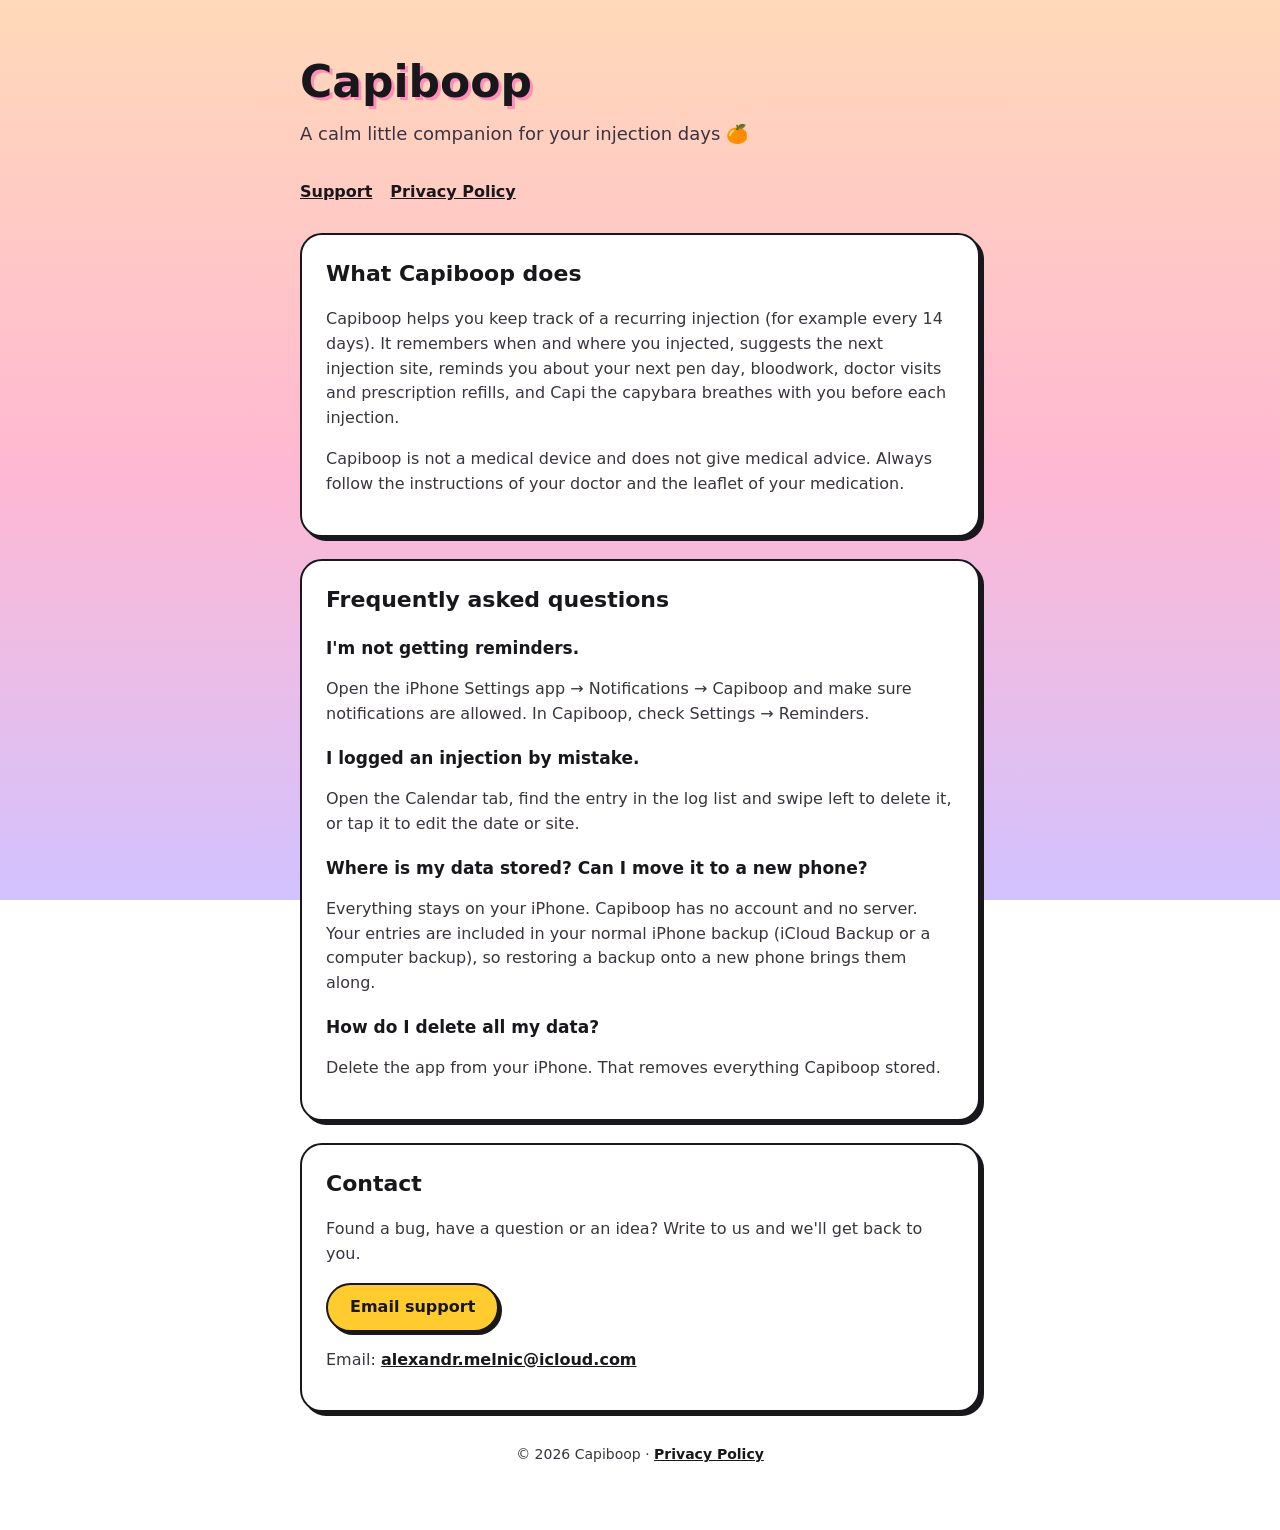
<file: index.html>
<!doctype html>
<html lang="en">
<head>
  <meta charset="utf-8">
  <meta name="viewport" content="width=device-width, initial-scale=1">
  <title>Capiboop – Support</title>
  <meta name="description" content="Capiboop is a calm little companion for your injection days.">
  <link rel="stylesheet" href="style.css">
</head>
<body>
<main>
  <h1 class="wordmark">Capiboop</h1>
  <p class="tagline">A calm little companion for your injection days 🍊</p>
  <nav><a href="./">Support</a><a href="privacy.html">Privacy Policy</a></nav>

  <section class="card">
    <h2>What Capiboop does</h2>
    <p>Capiboop helps you keep track of a recurring injection (for example every 14 days). It remembers when and where you injected, suggests the next injection site, reminds you about your next pen day, bloodwork, doctor visits and prescription refills, and Capi the capybara breathes with you before each injection.</p>
    <p>Capiboop is not a medical device and does not give medical advice. Always follow the instructions of your doctor and the leaflet of your medication.</p>
  </section>

  <section class="card">
    <h2>Frequently asked questions</h2>
    <h3>I'm not getting reminders.</h3>
    <p>Open the iPhone Settings app → Notifications → Capiboop and make sure notifications are allowed. In Capiboop, check Settings → Reminders.</p>
    <h3>I logged an injection by mistake.</h3>
    <p>Open the Calendar tab, find the entry in the log list and swipe left to delete it, or tap it to edit the date or site.</p>
    <h3>Where is my data stored? Can I move it to a new phone?</h3>
    <p>Everything stays on your iPhone. Capiboop has no account and no server. Your entries are included in your normal iPhone backup (iCloud Backup or a computer backup), so restoring a backup onto a new phone brings them along.</p>
    <h3>How do I delete all my data?</h3>
    <p>Delete the app from your iPhone. That removes everything Capiboop stored.</p>
  </section>

  <section class="card">
    <h2>Contact</h2>
    <p>Found a bug, have a question or an idea? Write to us and we'll get back to you.</p>
    <p><a class="button" href="mailto:alexandr.melnic@icloud.com?subject=Capiboop%20support">Email support</a></p>
    <p>Email: <a href="mailto:alexandr.melnic@icloud.com?subject=Capiboop%20support">alexandr.melnic@icloud.com</a></p>
  </section>

  <footer>© 2026 Capiboop · <a href="privacy.html">Privacy Policy</a></footer>
</main>
</body>
</html>
</file>
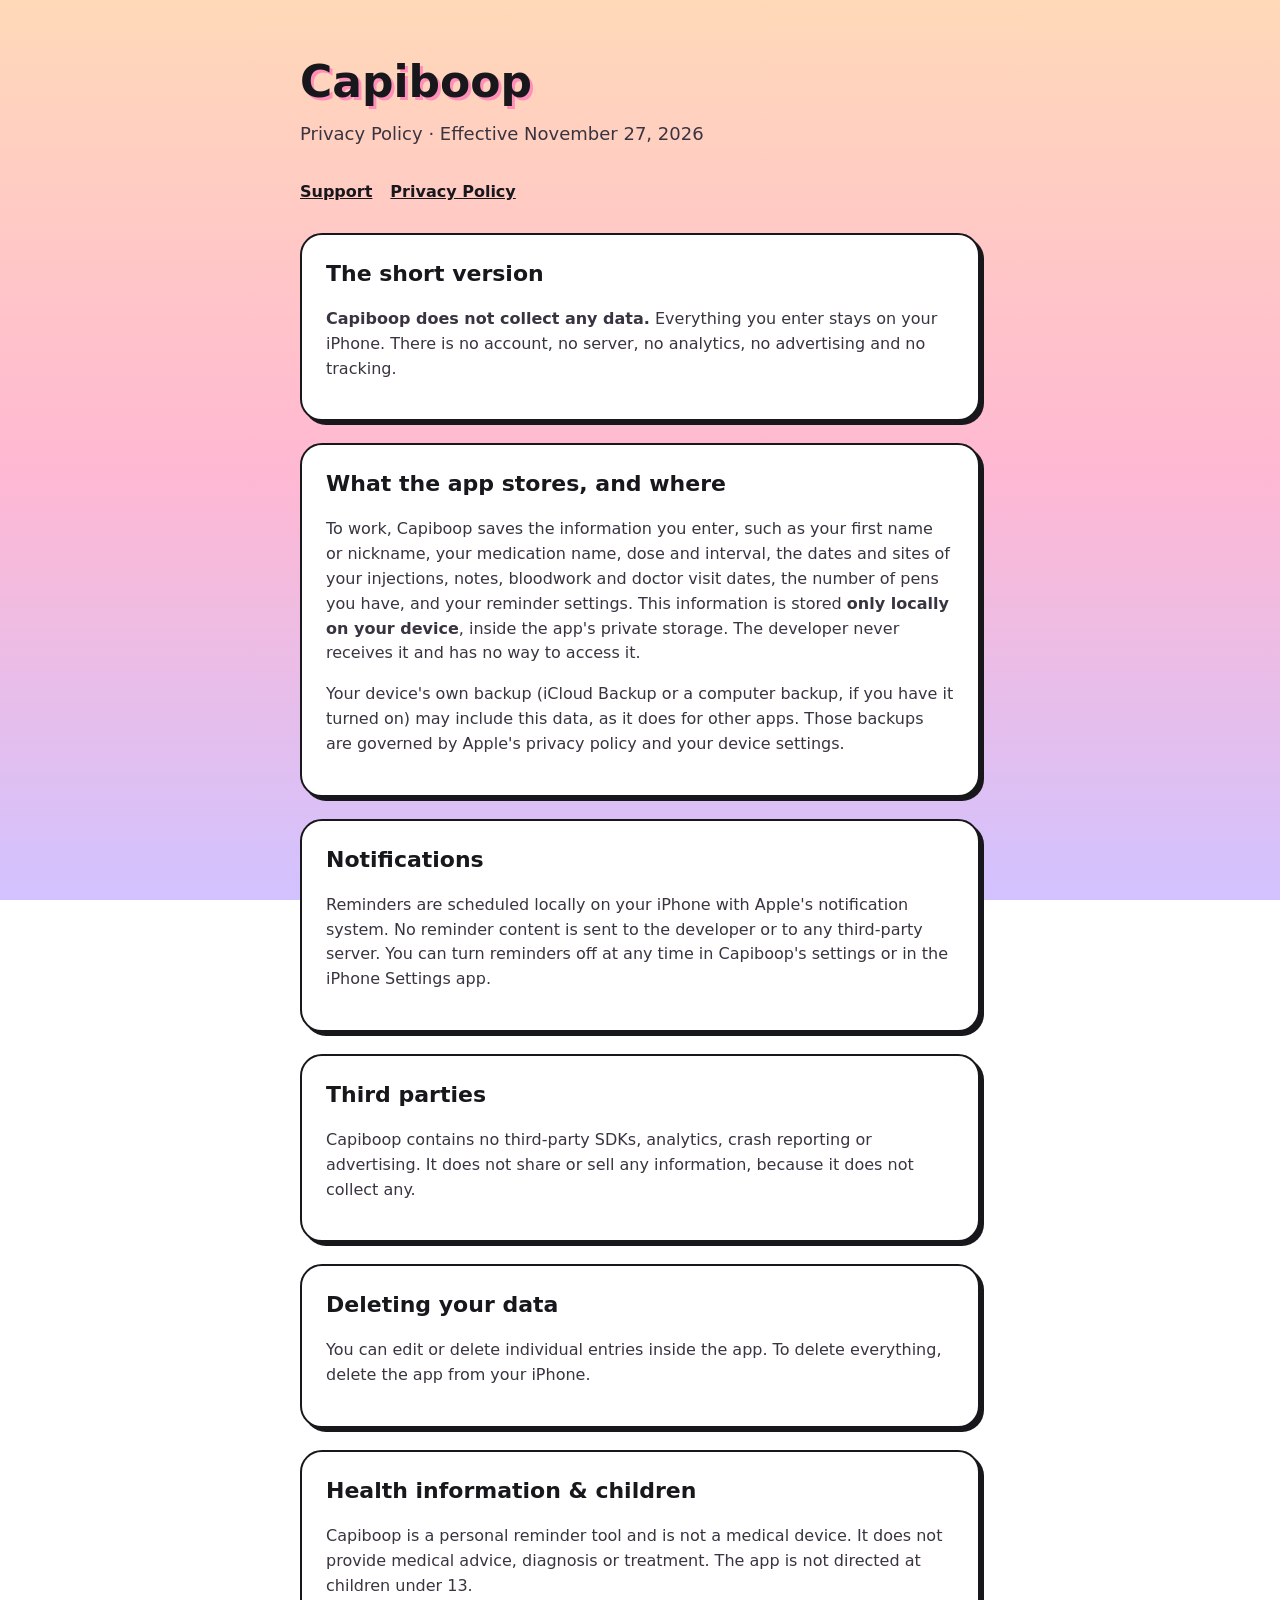
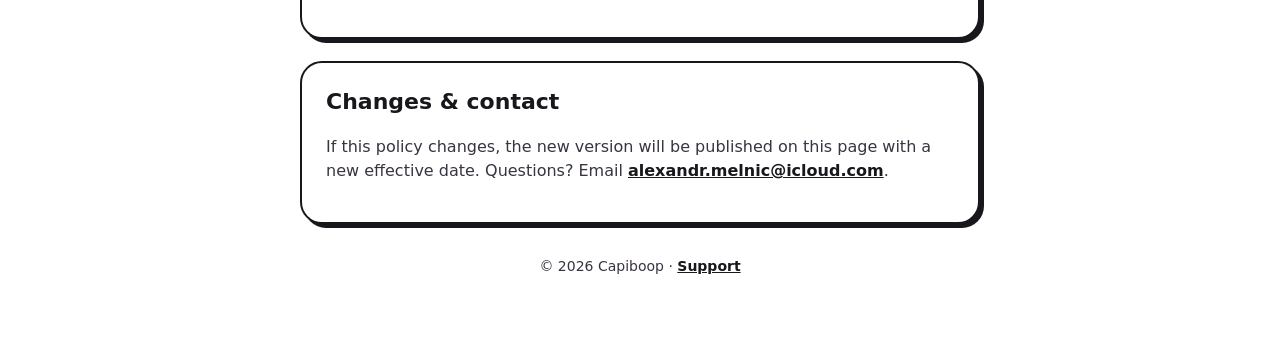
<file: privacy.html>
<!doctype html>
<html lang="en">
<head>
  <meta charset="utf-8">
  <meta name="viewport" content="width=device-width, initial-scale=1">
  <title>Capiboop – Privacy Policy</title>
  <link rel="stylesheet" href="style.css">
</head>
<body>
<main>
  <h1 class="wordmark">Capiboop</h1>
  <p class="tagline">Privacy Policy · Effective November 27, 2026</p>
  <nav><a href="./">Support</a><a href="privacy.html">Privacy Policy</a></nav>

  <section class="card">
    <h2>The short version</h2>
    <p><strong>Capiboop does not collect any data.</strong> Everything you enter stays on your iPhone. There is no account, no server, no analytics, no advertising and no tracking.</p>
  </section>

  <section class="card">
    <h2>What the app stores, and where</h2>
    <p>To work, Capiboop saves the information you enter, such as your first name or nickname, your medication name, dose and interval, the dates and sites of your injections, notes, bloodwork and doctor visit dates, the number of pens you have, and your reminder settings. This information is stored <strong>only locally on your device</strong>, inside the app's private storage. The developer never receives it and has no way to access it.</p>
    <p>Your device's own backup (iCloud Backup or a computer backup, if you have it turned on) may include this data, as it does for other apps. Those backups are governed by Apple's privacy policy and your device settings.</p>
  </section>

  <section class="card">
    <h2>Notifications</h2>
    <p>Reminders are scheduled locally on your iPhone with Apple's notification system. No reminder content is sent to the developer or to any third-party server. You can turn reminders off at any time in Capiboop's settings or in the iPhone Settings app.</p>
  </section>

  <section class="card">
    <h2>Third parties</h2>
    <p>Capiboop contains no third-party SDKs, analytics, crash reporting or advertising. It does not share or sell any information, because it does not collect any.</p>
  </section>

  <section class="card">
    <h2>Deleting your data</h2>
    <p>You can edit or delete individual entries inside the app. To delete everything, delete the app from your iPhone.</p>
  </section>

  <section class="card">
    <h2>Health information &amp; children</h2>
    <p>Capiboop is a personal reminder tool and is not a medical device. It does not provide medical advice, diagnosis or treatment. The app is not directed at children under 13.</p>
  </section>

  <section class="card">
    <h2>Changes &amp; contact</h2>
    <p>If this policy changes, the new version will be published on this page with a new effective date. Questions? Email <a href="mailto:alexandr.melnic@icloud.com?subject=Capiboop%20privacy">alexandr.melnic@icloud.com</a>.</p>
  </section>

  <footer>© 2026 Capiboop · <a href="./">Support</a></footer>
</main>
</body>
</html>
</file>
<file: style.css>
:root {
  --ink: #17171C;
  --ink-2: #3A3340;
  --yellow: #FFCB2E;
  --pink: #FF8FB8;
}
* { box-sizing: border-box; }
html { min-height: 100%; background: linear-gradient(180deg, #FFD9B8 0%, #FFB8D2 52%, #D2C2FF 100%) fixed; }
body {
  margin: 0;
  font-family: "Fredoka", ui-rounded, -apple-system, BlinkMacSystemFont, "SF Pro Rounded", system-ui, sans-serif;
  color: var(--ink);
  line-height: 1.55;
}
main { max-width: 720px; margin: 0 auto; padding: 48px 20px 64px; }
.wordmark {
  font-size: 44px; font-weight: 700; margin: 0 0 4px;
  text-shadow: 3px 3px 0 var(--pink);
}
.tagline { margin: 0 0 32px; color: var(--ink-2); font-size: 18px; }
.card {
  background: #fff;
  border: 2.5px solid var(--ink);
  border-radius: 22px;
  box-shadow: 4px 4px 0 var(--ink);
  padding: 22px 24px;
  margin: 0 0 22px;
}
h2 { margin: 0 0 8px; font-size: 22px; }
h3 { margin: 18px 0 4px; font-size: 17px; }
p, li { color: var(--ink-2); }
a { color: var(--ink); font-weight: 600; }
.button {
  display: inline-block; background: var(--yellow); color: var(--ink); text-decoration: none;
  border: 2.5px solid var(--ink); border-radius: 999px; box-shadow: 3px 3px 0 var(--ink);
  padding: 10px 22px; font-weight: 700;
}
nav { margin: 0 0 28px; display: flex; gap: 18px; }
footer { color: var(--ink-2); font-size: 14px; text-align: center; margin-top: 32px; }
</file>
